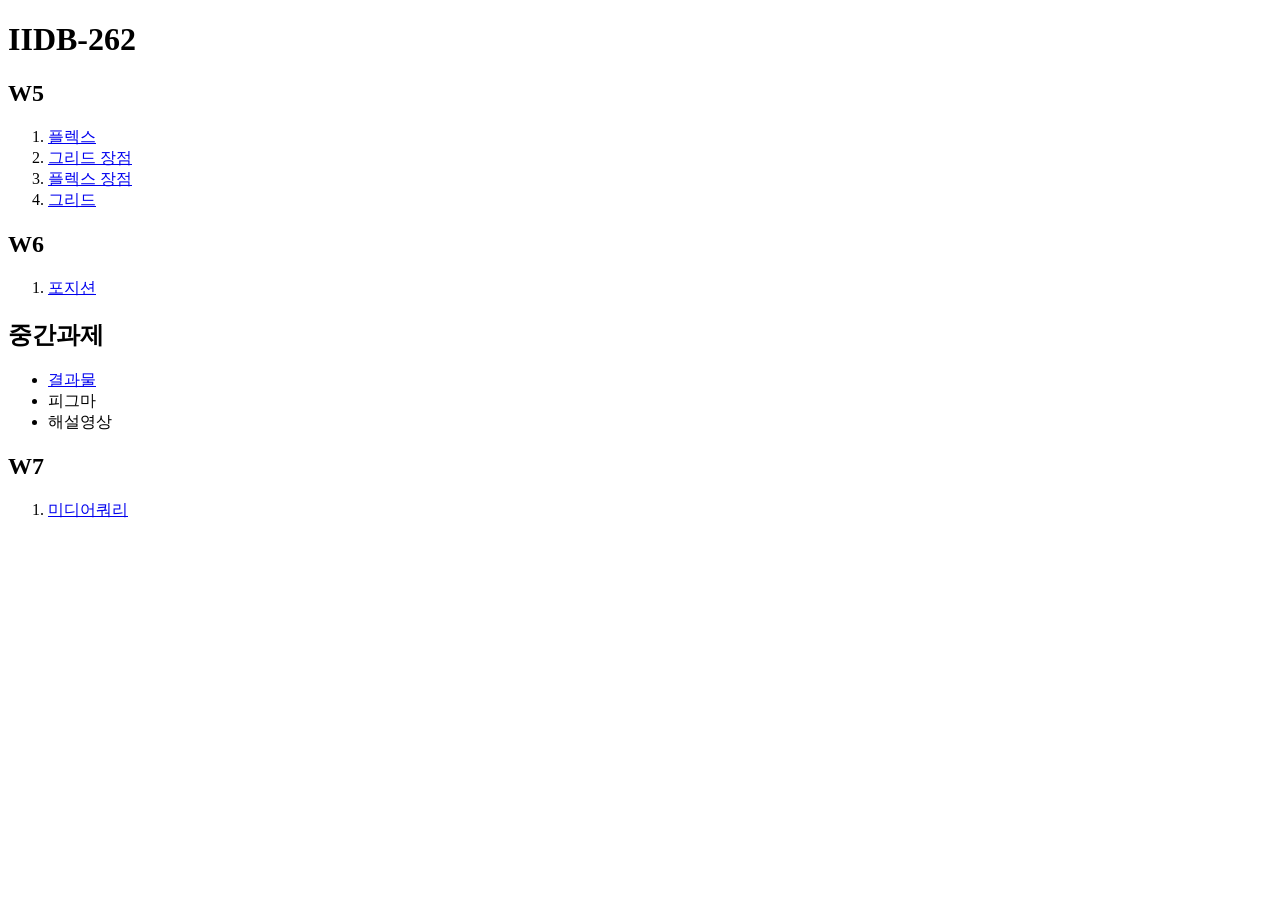
<file: index.html>
<!doctype html>
<html lang="ko">
  <head>
    <meta charset="UTF-8" />
    <meta name="viewport" content="width=device-width, initial-scale=1.0" />
    <title>과제</title>
  </head>
  <body>
    <h1>IIDB-262</h1>
    <!-- 5주차 -->
    <h2>W5</h2>
    <ol>
      <li>
        <a href="./src/w5/code1/index.html">플렉스</a>
      </li>
      <li>
        <a href="./src/w5/code2/index.html">그리드 장점</a>
      </li>
      <li>
        <a href="./src/w5/code3/index.html">플렉스 장점</a>
      </li>
      <li>
        <a href="./src/w5/code4/index.html">그리드</a>
      </li>
    </ol>
    <!-- 6주차 -->
    <h2>W6</h2>
    <ol>
      <li>
        <a href="./src/w6/code1/index.html">포지션</a>
      </li>
    </ol>
    <h2>중간과제</h2>
    <ul>
      <li><a href="./src/mid/index.html">결과물</a></li>
      <li>피그마</li>
      <li>해설영상</li>
    </ul>
    <!-- 7주차 -->
    <h2>W7</h2>
    <ol>
      <li>
        <a href="./src/w7/code1/index.html">미디어쿼리</a>
      </li>
    </ol>
  </body>
</html>
</file>
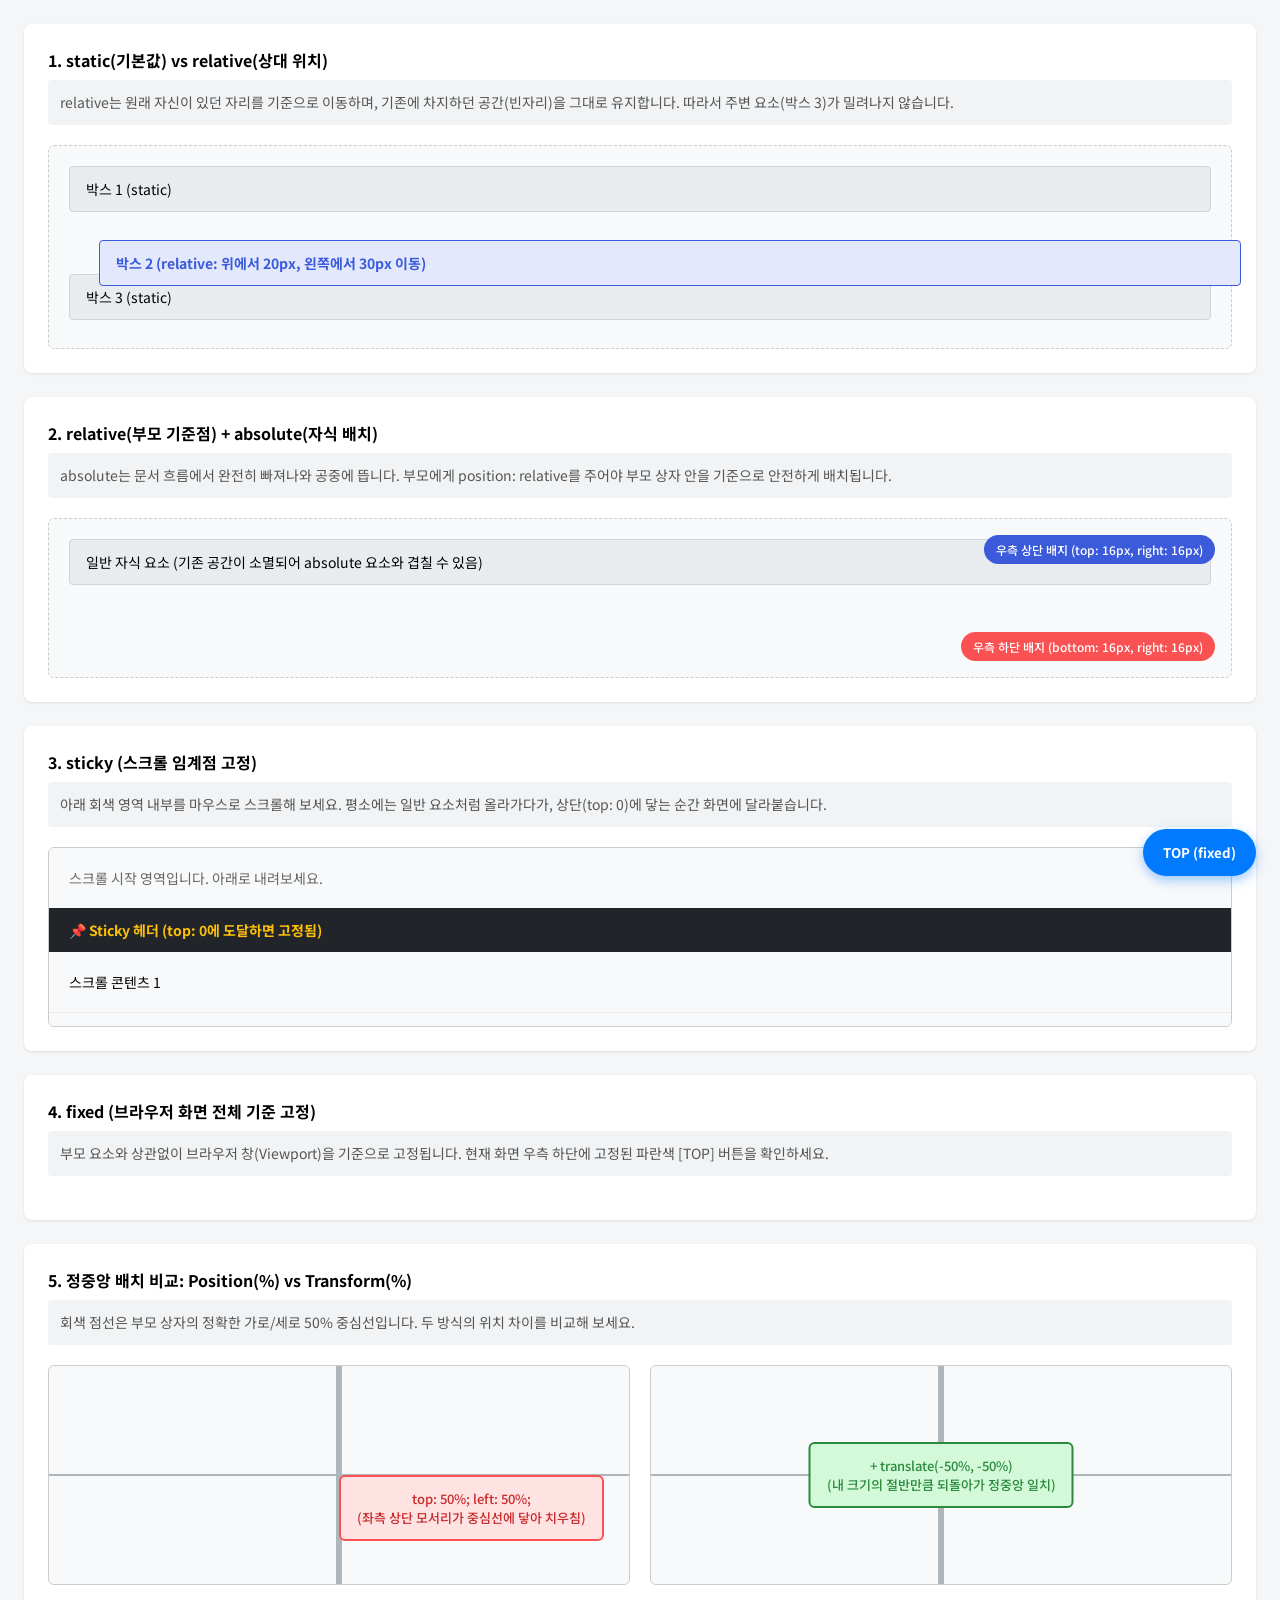
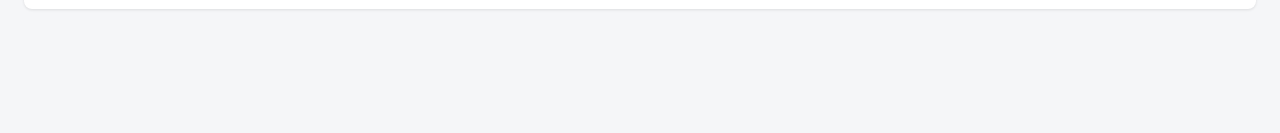
<file: src/w6/code1/index.html>
<!doctype html>
<html lang="en">
  <head>
    <meta charset="UTF-8" />
    <link rel="stylesheet" href="./style.css" />
    <meta name="viewport" content="width=device-width, initial-scale=1.0" />
    <title>Pen</title>
    <!-- Noto Sans KR 폰트 -->
    <link
      href="https://fonts.googleapis.com/css2?family=Noto+Sans+KR:wght@400;500;700&display=swap"
      rel="stylesheet"
    />
  </head>
  <body>
    <!-- 1. static vs relative -->
    <div class="box">
      <h3 class="title">1. static(기본값) vs relative(상대 위치)</h3>
      <p class="desc">
        relative는 원래 자신이 있던 자리를 기준으로 이동하며, 기존에 차지하던
        공간(빈자리)을 그대로 유지합니다. 따라서 주변 요소(박스 3)가 밀려나지
        않습니다.
      </p>

      <div class="demo-stage">
        <div class="item">박스 1 (static)</div>
        <div class="item pos-relative">
          박스 2 (relative: 위에서 20px, 왼쪽에서 30px 이동)
        </div>
        <div class="item" style="position: relative">박스 3 (static)</div>
      </div>
    </div>

    <!-- 2. relative(부모 기준점) + absolute(절대 위치) -->
    <div class="box">
      <h3 class="title">2. relative(부모 기준점) + absolute(자식 배치)</h3>
      <p class="desc">
        absolute는 문서 흐름에서 완전히 빠져나와 공중에 뜹니다. 부모에게
        position: relative를 주어야 부모 상자 안을 기준으로 안전하게 배치됩니다.
      </p>

      <div class="demo-stage parent-relative">
        <div class="item">
          일반 자식 요소 (기존 공간이 소멸되어 absolute 요소와 겹칠 수 있음)
        </div>
        <span class="badge pos-absolute-top">
          우측 상단 배지 (top: 16px, right: 16px)
        </span>
        <span class="badge pos-absolute-bottom">
          우측 하단 배지 (bottom: 16px, right: 16px)
        </span>
      </div>
    </div>

    <!-- 3. sticky (스크롤 반응형 고정) -->
    <div class="box">
      <h3 class="title">3. sticky (스크롤 임계점 고정)</h3>
      <p class="desc">
        아래 회색 영역 내부를 마우스로 스크롤해 보세요. 평소에는 일반 요소처럼
        올라가다가, 상단(top: 0)에 닿는 순간 화면에 달라붙습니다.
      </p>

      <div class="scroll-container">
        <div class="scroll-text">
          스크롤 시작 영역입니다. 아래로 내려보세요.
        </div>
        <div class="sticky-bar">📌 Sticky 헤더 (top: 0에 도달하면 고정됨)</div>
        <div class="scroll-content">
          <p>스크롤 콘텐츠 1</p>
          <p>스크롤 콘텐츠 2</p>
          <p>스크롤 콘텐츠 3</p>
          <p>스크롤 콘텐츠 4</p>
          <p>스크롤 콘텐츠 5</p>
        </div>
      </div>
    </div>

    <!-- 4. fixed (뷰포트 고정) -->
    <div class="box">
      <h3 class="title">4. fixed (브라우저 화면 전체 기준 고정)</h3>
      <p class="desc">
        부모 요소와 상관없이 브라우저 창(Viewport)을 기준으로 고정됩니다. 현재
        화면 우측 하단에 고정된 파란색 [TOP] 버튼을 확인하세요.
      </p>

      <!-- 코드 위치는 이 섹션 안에 있지만, 화면 우측 하단에 고정되어 표시됨 -->
      <button class="fixed-btn">TOP (fixed)</button>
    </div>

    <!-- 5. 퍼센트(%) 기준점 차이: Position vs Transform -->
    <div class="box">
      <h3 class="title">5. 정중앙 배치 비교: Position(%) vs Transform(%)</h3>
      <p class="desc">
        회색 점선은 부모 상자의 정확한 가로/세로 50% 중심선입니다. 두 방식의
        위치 차이를 비교해 보세요.
      </p>

      <div class="compare-grid">
        <!-- 5-1. top/left만 쓴 경우 -->
        <div class="center-stage">
          <div class="target only-pos">
            top: 50%; left: 50%;
            <br />
            (좌측 상단 모서리가 중심선에 닿아 치우침)
          </div>
        </div>

        <!-- 5-2. transform까지 함께 쓴 경우 -->
        <div class="center-stage">
          <div class="target with-transform">
            + translate(-50%, -50%)
            <br />
            (내 크기의 절반만큼 되돌아가 정중앙 일치)
          </div>
        </div>
      </div>
    </div>
  </body>
</html>
</file>
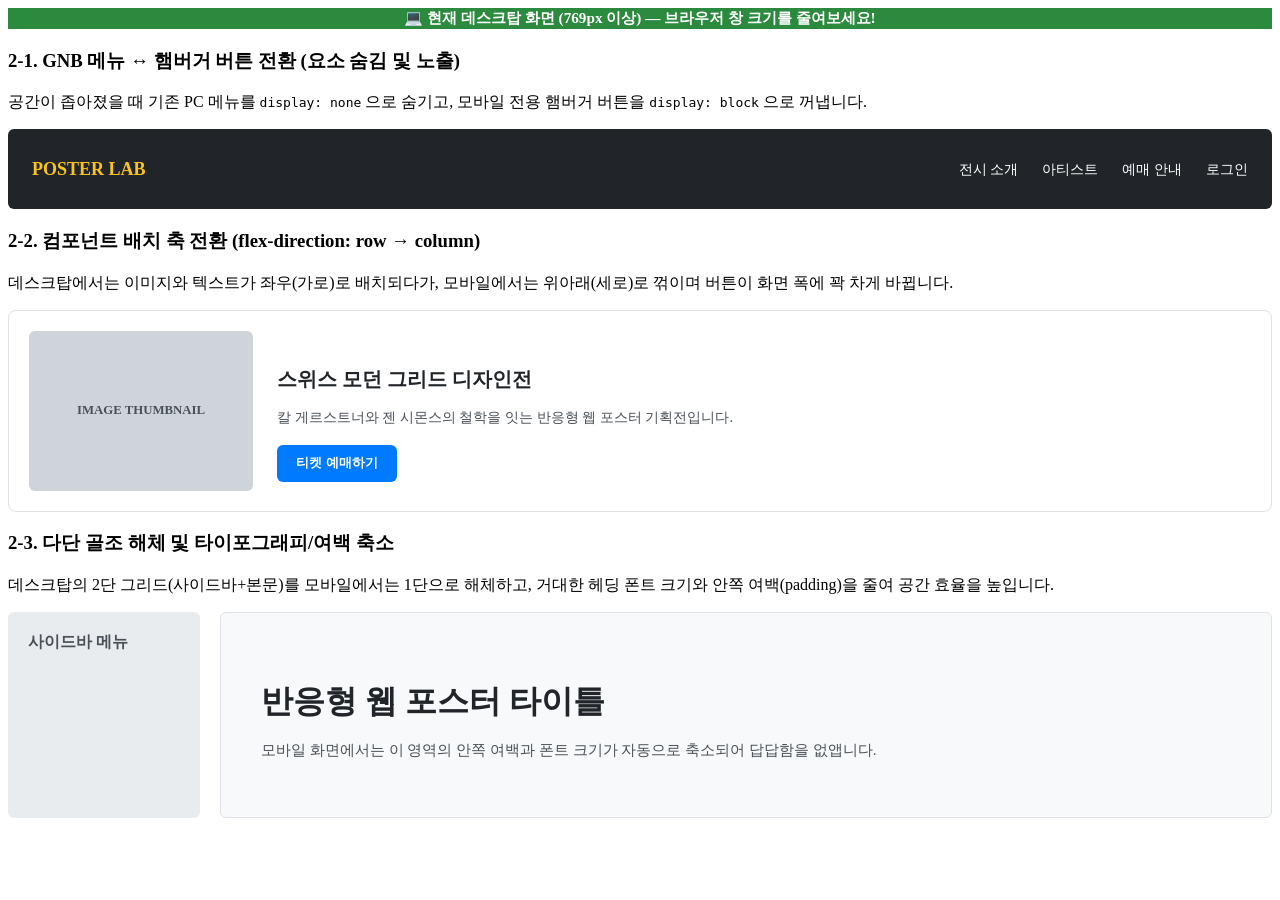
<file: src/w7/code1/index.html>
<!doctype html>
<html lang="en">
  <head>
    <meta charset="UTF-8" />
    <link rel="stylesheet" href="./style.css" />
    <meta name="viewport" content="width=device-width, initial-scale=1.0" />
    <title>Pen</title>
  </head>
  <body>
    <!-- 현재 화면 상태 감지용 배너 -->
    <div class="box status-banner-box">
      <div class="status-indicator">
        💻 현재 데스크탑 화면 (769px 이상) — 브라우저 창 크기를 줄여보세요!
      </div>
    </div>

    <!-- 2-1. GNB 네비게이션: 메뉴 노출 및 햄버거 버튼 전환 -->
    <div class="box">
      <h3 class="title">
        2-1. GNB 메뉴 ↔ 햄버거 버튼 전환 (요소 숨김 및 노출)
      </h3>
      <p class="desc">
        공간이 좁아졌을 때 기존 PC 메뉴를
        <code>display: none</code>
        으로 숨기고, 모바일 전용 햄버거 버튼을
        <code>display: block</code>
        으로 꺼냅니다.
      </p>

      <header class="mq-gnb">
        <div class="logo">POSTER LAB</div>
        <ul class="pc-menu">
          <li>전시 소개</li>
          <li>아티스트</li>
          <li>예매 안내</li>
          <li>로그인</li>
        </ul>
        <button class="mobile-menu-btn" aria-label="메뉴 열기">☰ 메뉴</button>
      </header>
    </div>

    <!-- 2-2. 프로모션 카드: Flexbox 축(방향) 전환 -->
    <div class="box">
      <h3 class="title">
        2-2. 컴포넌트 배치 축 전환 (flex-direction: row → column)
      </h3>
      <p class="desc">
        데스크탑에서는 이미지와 텍스트가 좌우(가로)로 배치되다가, 모바일에서는
        위아래(세로)로 꺾이며 버튼이 화면 폭에 꽉 차게 바뀝니다.
      </p>

      <article class="promo-card">
        <div class="promo-img-placeholder">IMAGE THUMBNAIL</div>
        <div class="promo-content">
          <h4 class="promo-heading">스위스 모던 그리드 디자인전</h4>
          <p class="promo-text">
            칼 게르스트너와 젠 시몬스의 철학을 잇는 반응형 웹 포스터
            기획전입니다.
          </p>
          <button class="btn-primary">티켓 예매하기</button>
        </div>
      </article>
    </div>

    <!-- 2-3. 전체 레이아웃 골조 해체 및 타이포그래피/여백 축소 -->
    <div class="box">
      <h3 class="title">2-3. 다단 골조 해체 및 타이포그래피/여백 축소</h3>
      <p class="desc">
        데스크탑의 2단 그리드(사이드바+본문)를 모바일에서는 1단으로 해체하고,
        거대한 헤딩 폰트 크기와 안쪽 여백(padding)을 줄여 공간 효율을 높입니다.
      </p>

      <div class="mq-layout">
        <aside class="mq-sidebar">사이드바 메뉴</aside>
        <main class="mq-main">
          <h2 class="mq-hero-title">반응형 웹 포스터 타이틀</h2>
          <p>
            모바일 화면에서는 이 영역의 안쪽 여백과 폰트 크기가 자동으로
            축소되어 답답함을 없앱니다.
          </p>
        </main>
      </div>
    </div>
  </body>
</html>
</file>
<file: src/w6/code1/style.css>
/* =========================================
   공통 세팅 및 재활용 스타일
   ========================================= */
* {
  box-sizing: border-box;
  margin: 0;
  padding: 0;
  font-family: "Noto Sans KR", sans-serif;
}

body {
  padding: 24px;
  padding-bottom: 100px; /* 하단 fixed 버튼 여백 확보 */
  background-color: #f5f6f8;
}

.box {
  background-color: #fff;
  padding: 24px;
  margin-bottom: 24px;
  border-radius: 8px;
  box-shadow: 0 1px 3px rgba(0, 0, 0, 0.1);
}

.title {
  font-size: 16px;
  margin-bottom: 8px;
}

.desc {
  font-size: 14px;
  color: #555;
  margin-bottom: 20px;
  background-color: #f1f3f5;
  padding: 12px;
  border-radius: 4px;
  line-height: 1.5;
}

/* 실습용 무대 및 기본 블록 */
.demo-stage {
  background-color: #f8f9fa;
  border: 1px dashed #ccc;
  padding: 20px;
  border-radius: 6px;
}

.item {
  background-color: #e9ecef;
  border: 1px solid #ced4da;
  padding: 12px 16px;
  margin-bottom: 8px;
  border-radius: 4px;
  font-size: 14px;
}

/* =========================================
   1. static vs relative
   ========================================= */
.pos-relative {
  position: relative;
  top: 20px; /* 원래 위치에서 아래로 20px 이동 */
  left: 30px; /* 원래 위치에서 오른쪽으로 30px 이동 */
  background-color: #e3e8fc;
  border-color: #3b5bdb;
  color: #3b5bdb;
  font-weight: 700;
  z-index: 1;
  /* 아래 박스와 겹칠 때 위로 올라오도록 설정 */
}

/* =========================================
   2. relative + absolute
   ========================================= */
.parent-relative {
  position: relative;
  /* 자식(absolute)이 도망가지 못하게 기준점 선언 */
  height: 160px;
}

.badge {
  position: absolute; /* 문서 흐름에서 이탈 */
  background-color: #3b5bdb;
  color: #fff;
  padding: 6px 12px;
  border-radius: 20px;
  font-size: 12px;
  font-weight: 500;
}

.pos-absolute-top {
  top: 16px;
  right: 16px;
}

.pos-absolute-bottom {
  bottom: 16px;
  right: 16px;
  background-color: #fa5252;
}

/* =========================================
   3. sticky (스크롤 고정)
   ========================================= */
.scroll-container {
  height: 180px;
  overflow-y: auto; /* 내부 스크롤 생성 */
  border: 1px solid #ccc;
  border-radius: 6px;
  background-color: #f8f9fa;
}

.scroll-text {
  padding: 20px;
  font-size: 14px;
  color: #666;
}

.sticky-bar {
  position: sticky;
  top: 0px; /* 스크롤 시 컨테이너 최상단(0px)에 닿으면 달라붙음 */
  background-color: #212529;
  color: #ffc107;
  padding: 12px 20px;
  font-weight: 700;
  font-size: 14px;
}

.scroll-content p {
  padding: 20px;
  border-bottom: 1px solid #eee;
  font-size: 14px;
}

/* =========================================
   4. fixed (뷰포트 고정)
   ========================================= */
.fixed-btn {
  position: fixed;
  bottom: 24px; /* 브라우저 창 하단에서 24px */
  right: 24px; /* 브라우저 창 우측에서 24px */
  background-color: #007aff;
  color: #fff;
  border: none;
  padding: 14px 20px;
  border-radius: 30px;
  font-weight: 700;
  box-shadow: 0 4px 12px rgba(0, 122, 255, 0.4);
  cursor: pointer;
  z-index: 100;
}

/* =========================================
   5. 퍼센트(%) 기준점 차이 (정중앙 배치)
   ========================================= */
.compare-grid {
  display: grid;
  grid-template-columns: 1fr 1fr;
  gap: 20px;
}

.center-stage {
  position: relative; /* 자식(absolute)의 기준점 */
  height: 220px;
  background-color: #f8f9fa;
  border: 1px solid #ccc;
  border-radius: 6px;
  /* 정중앙을 눈으로 확인하기 위한 십자가 가이드선 배경 */
  background-image:
    linear-gradient(
      to right,
      transparent 49.5%,
      #adb5bd 49.5%,
      #adb5bd 50.5%,
      transparent 50.5%
    ),
    linear-gradient(
      to bottom,
      transparent 49.5%,
      #adb5bd 49.5%,
      #adb5bd 50.5%,
      transparent 50.5%
    );
}

.target {
  position: absolute;
  padding: 12px 16px;
  border-radius: 6px;
  font-size: 13px;
  font-weight: 500;
  text-align: center;
  white-space: nowrap;
}

/* 5-1. 부모 크기의 50%만 이동한 경우 (치우침) */
.only-pos {
  top: 50%;
  left: 50%;
  background-color: #ffe3e3;
  border: 2px solid #fa5252;
  color: #c92a2a;
}

/* 5-2. 자기 크기의 50%만큼 역방향 이동을 추가한 경우 (정중앙) */
.with-transform {
  top: 50%;
  left: 50%;
  transform: translate(
    -50%,
    -50%
  ); /* 핵심: 자기 자신 크기의 절반만큼 뒤로 당김 */
  background-color: #d3f9d8;
  border: 2px solid #2b8a3e;
  color: #2b8a3e;
}
</file>
<file: src/w7/code1/style.css>
/* =========================================
   2. 미디어 쿼리 (Media Query) 파트
   ========================================= */

/* 상태 바 기본 스타일 (데스크탑) */
.status-banner-box {
  background-color: #2b8a3e;
  color: #fff;
  text-align: center;
  font-weight: 700;
  transition: background-color 0.3s ease;

  @media (width < 48rem) {
    background-color: red;
  }
  .status-indicator {
    font-size: 0.95rem;

    &::after {
      @media (width < 48rem) {
        content: "이미 추가된 텍스트입니다.";
      }
    }
  }
}

/* 2-1. GNB 네비게이션 */
.mq-gnb {
  display: flex;
  justify-content: space-between;
  align-items: center;
  background-color: #212529;
  color: #fff;
  padding: 1rem 1.5rem;
  border-radius: 0.375rem;

  .logo {
    font-weight: 900;
    font-size: 1.125rem;
    color: #fcc419;
  }

  .pc-menu {
    display: flex; /* 데스크탑에서는 가로 나열 */
    gap: 1.5rem;
    list-style: none;
    font-size: 0.9rem;

    @media (width <48rem) {
      display: none;
    }
  }

  .mobile-menu-btn {
    display: none; /* 데스크탑에서는 숨김 */
    background-color: #495057;
    color: #fff;
    border: none;
    padding: 0.4rem 0.8rem;
    border-radius: 0.25rem;
    font-size: 0.85rem;
    cursor: pointer;

    @media (width <48rem) {
      display: block;
    }
  }
}

/* 2-2. 프로모션 카드 (가로 배치) */
.promo-card {
  display: flex;
  align-items: center;
  gap: 1.5rem;
  border: 1px solid #dee2e6;
  padding: 1.25rem;
  border-radius: 0.5rem;

  .promo-img-placeholder {
    width: 14rem;
    height: 10rem;
    background-color: #ced4da;
    border-radius: 0.375rem;
    flex-shrink: 0;
    display: flex;
    align-items: center;
    justify-content: center;
    font-size: 0.8rem;
    font-weight: 700;
    color: #495057;
  }

  .promo-content {
    .promo-heading {
      font-size: 1.25rem;
      margin-bottom: 0.5rem;
      color: #212529;
    }

    .promo-text {
      font-size: 0.9rem;
      color: #495057;
      margin-bottom: 1rem;
      line-height: 1.5;
    }

    .btn-primary {
      background-color: #007aff;
      color: #fff;
      border: none;
      padding: 0.6rem 1.2rem;
      border-radius: 0.375rem;
      font-weight: 700;
      cursor: pointer;
    }
  }
}

/* 2-3. 전체 골조 및 타이포그래피 (2단 그리드) */
.mq-layout {
  display: grid;
  grid-template-columns: 12rem 1fr;
  gap: 1.25rem;

  .mq-sidebar {
    background-color: #e9ecef;
    padding: 1.25rem;
    border-radius: 0.375rem;
    font-weight: 700;
    color: #495057;
  }

  .mq-main {
    background-color: #f8f9fa;
    border: 1px solid #dee2e6;
    padding: 2.5rem; /* 데스크탑의 넉넉한 여백 */
    border-radius: 0.375rem;

    .mq-hero-title {
      font-size: 2rem; /* 데스크탑의 큰 타이틀 */
      margin-bottom: 0.75rem;
      color: #212529;
    }

    p {
      font-size: 0.95rem;
      color: #495057;
      line-height: 1.5;
    }
  }
}

/* =======================================================
   📱 [미디어 쿼리 구간] 화면 너비가 768px 이하일 때 분기
   ======================================================= */
@media (max-width: 768px) {
  /* 2-1. GNB: PC 메뉴 숨기고 햄버거 노출 */

  /* 2-2. 프로모션 카드: 가로(row)를 세로(column)로 꺾고 중앙 정렬 */
  .promo-card {
    flex-direction: column;
    text-align: center;

    .promo-img-placeholder {
      width: 100%;
      height: 11rem;
    }

    .promo-content {
      .btn-primary {
        width: 100%; /* 모바일에서는 누르기 쉽게 꽉 채움 */
      }
    }
  }

  /* 2-3. 레이아웃 골조 해체 및 타이포그래피/여백 축소 */
  .mq-layout {
    grid-template-columns: 1fr; /* 2단에서 1단으로 해체 */
  }

  .mq-main {
    padding: 1.25rem !important; /* 여백 축소 */

    .mq-hero-title {
      font-size: 1.25rem !important; /* 타이틀 폰트 크기 축소 */
    }
  }
}
</file>
